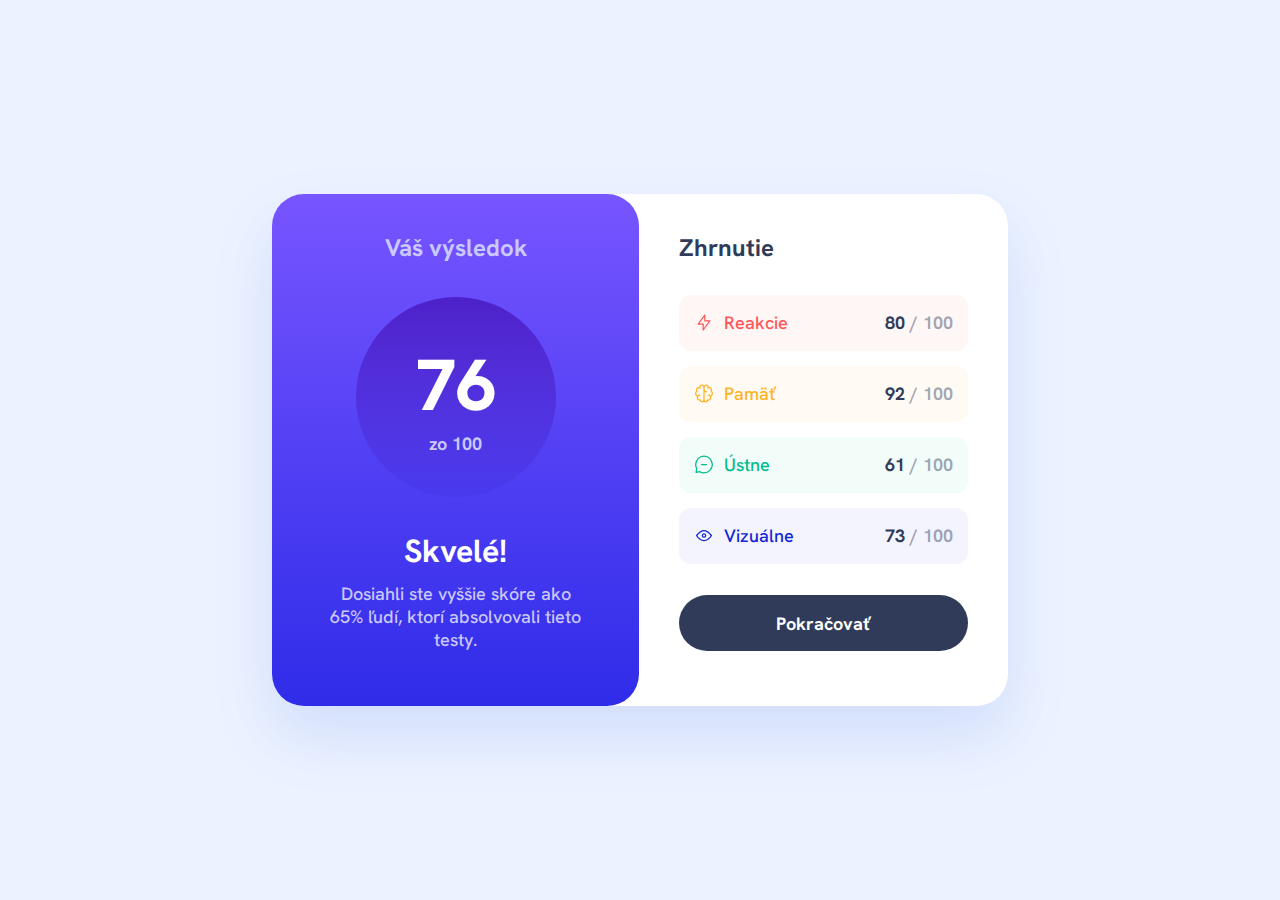
<file: index.html>
<!DOCTYPE html>
<html lang="sk">
  <head>
    <!--————————————————————— METADATA ————————————————————-->
    <meta charset="UTF-8" />
    <meta name="viewport" content="width=device-width, initial-scale=1.0" />
    <meta
      name="description"
      content="Táto webová stránka je vytvorená podľa grafickej predlohy zo stránky Frontend Mentor."
    />

    <!--————————————————————— TITLE ——————————————————————-->
    <title>Frontend Mentor | Results summary component</title>

    <!--———————————————————— FAVICON —————————————————————-->
    <link
      rel="icon"
      type="image/png"
      sizes="32x32"
      href="./images/favicon-32x32.png"
    />

    <!--————————————————————— FONT ———————————————————————-->
    <link rel="preconnect" href="https://fonts.googleapis.com" />
    <link rel="preconnect" href="https://fonts.gstatic.com" crossorigin />
    <link
      href="https://fonts.googleapis.com/css2?family=Hanken+Grotesk:wght@500;700;800&display=swap"
      rel="stylesheet"
    />

    <!--————————————————————— CSS ————————————————————————-->
    <link rel="stylesheet" href="./css-scss/general.css" />
    <link rel="stylesheet" href="./css-scss/main.css" />
  </head>
  <body>
    <div class="main">
      <!-- ================================================ -->
      <!-- =============== SECTION - RESULT =============== -->
      <!-- ================================================ -->
      <section class="section-result">
        <h1 class="heading font--heading-m">Váš výsledok</h1>
        <div class="circle-result">
          <p
            class="circle-result__score-achieved font--heading-xl color--white"
          >
            76
          </p>
          <p class="circle-result__score-max font--body--bold">zo 100</p>
        </div>
        <div class="result-description">
          <p class="result-description__heading font--heading-l color--white">
            Skvelé!
          </p>
          <p class="result-description font--body--medium">
            Dosiahli ste vyššie skóre ako 65% ľudí, ktorí absolvovali tieto
            testy.
          </p>
        </div>
      </section>

      <!-- ================================================ -->
      <!-- ============== SECTION - SUMMARY =============== -->
      <!-- ================================================ -->
      <section class="section-summary">
        <p class="section-summary__heading font--heading-m-left">Zhrnutie</p>
        <div class="section-summary__categories">
          <div class="box reaction">
            <div class="boxx">
              <img
                src="./assets/images/icon-reaction.svg"
                alt="icon reaction"
              />
              <p class="name">Reakcie</p>
            </div>
            <p class="color--navy-dark--light">
              <span class="color--navy-dark">80</span> / 100
            </p>
          </div>
          <div class="box memory">
            <div class="boxx">
              <img src="./assets/images/icon-memory.svg" alt="icon memory" />
              <p class="name">Pamäť</p>
            </div>
            <p class="color--navy-dark--light">
              <span class="color--navy-dark">92</span> / 100
            </p>
          </div>
          <div class="box verbal">
            <div class="boxx">
              <img src="./assets/images/icon-verbal.svg" alt="icon verbal" />
              <p class="name">Ústne</p>
            </div>
            <p class="color--navy-dark--light">
              <span class="color--navy-dark">61</span> / 100
            </p>
          </div>
          <div class="box visual">
            <div class="boxx">
              <img src="./assets/images/icon-visual.svg" alt="icon visual" />
              <p class="name">Vizuálne</p>
            </div>
            <p class="color--navy-dark--light">
              <span class="color--navy-dark">73</span> / 100
            </p>
          </div>
        </div>
        <a
          class="btn font--body--bold"
          href="https://tomasdunik.github.io/frontend-mentor__typemaster-pre-launch-landing-page/"
          >Pokračovať</a
        >
      </section>
    </div>
  </body>
</html>
</file>
<file: css-scss/general.css>
/***********************************************************/
/*********************** Color Primary *********************/
/***********************************************************/
/***********************************************************/
/*********************** Color Neutral *********************/
/***********************************************************/
* {
  margin: 0;
  padding: 0;
}

*,
*::before,
*::after {
  box-sizing: border-box;
}

html {
  font-size: 62.5%;
}

body {
  background-color: #ecf2ff;
  display: grid;
  font-family: "Hanken Grotesk", sans-serif;
  height: 100vh;
  place-content: center;
}

/***********************************************************/
/*************** GENERAL REUSABLE COMPONENTS ***************/
/***********************************************************/
.font--body--bold {
  font-size: 1.8rem;
  font-weight: 700;
  text-align: center;
}

.font--body--medium {
  font-size: 1.8rem;
  font-weight: 500;
  text-align: center;
}

.font--heading-m {
  font-size: 2.4rem;
  font-weight: 700;
  text-align: center;
}

.font--heading-m-left {
  font-size: 2.4rem;
  font-weight: 700;
  text-align: left;
}

.font--heading-l {
  font-size: 3.2rem;
  font-weight: 700;
  text-align: center;
}

.font--heading-xl {
  font-size: 7.2rem;
  font-weight: 800;
  text-align: center;
}

.color--white {
  color: #fff;
}

.color--navy-dark {
  color: #303b59;
  font-weight: 700;
}

.color--navy-dark--light {
  color: rgba(48, 59, 89, 0.45);
  font-weight: 700;
}

/***********************************************************/
/* max-width: 790px */
/***********************************************************/
@media (max-width: 790px) {
  body {
    display: flex;
  }
  .font--body--bold {
    font-size: 1.6rem;
  }
  .font--body--medium {
    font-size: 1.6rem;
  }
  .font--heading-m {
    font-size: 1.8rem;
  }
  .font--heading-m-left {
    font-size: 1.8rem;
  }
  .font--heading-l {
    font-size: 2.4rem;
  }
  .font--heading-xl {
    font-size: 5.6rem;
  }
}/*# sourceMappingURL=general.css.map */
</file>
<file: css-scss/main.css>
/***********************************************************/
/*********************** Color Primary *********************/
/***********************************************************/
/***********************************************************/
/*********************** Color Neutral *********************/
/***********************************************************/
.main {
  background-color: #fff;
  border-radius: 32px;
  box-shadow: 0 30px 60px rgba(61, 108, 236, 0.15);
  display: flex;
  height: 51.2rem;
  width: 73.6rem;
}

.section-result {
  align-items: center;
  background-image: linear-gradient(to bottom, #7755ff, #2f2ce9);
  border-radius: 32px;
  color: #cac9ff;
  display: flex;
  flex-direction: column;
  height: 51.2rem;
  justify-content: space-between;
  padding: 3.8rem 5.4rem 5.5rem;
  width: 36.8rem;
}

.circle-result {
  align-items: center;
  background-image: linear-gradient(to bottom, #4d21c9, rgba(36, 33, 202, 0.1));
  border-radius: 50%;
  display: flex;
  flex-direction: column;
  height: 20rem;
  justify-content: center;
  width: 20rem;
}

.result-description__heading {
  margin-bottom: 1rem;
}

.section-summary {
  background-color: transparent;
  color: #303b59;
  display: flex;
  flex-direction: column;
  justify-content: space-between;
  padding: 3.8rem 4rem 5.5rem;
}

.section-summary__categories {
  display: flex;
  flex-direction: column;
  gap: 1.5rem;
  justify-content: space-between;
}

.box {
  background-color: red;
  border-radius: 12px;
  display: flex;
  font-size: 1.8rem;
  font-weight: 500;
  justify-content: space-between;
  padding: 1.65rem 1.5rem;
}

.boxx {
  display: flex;
}

.name {
  margin-left: 1rem;
}

.reaction {
  background-color: rgba(255, 85, 85, 0.05);
  color: #ff5555;
}

.memory {
  background-color: rgba(255, 176, 30, 0.05);
  color: #ffb21e;
}

.verbal {
  background-color: rgba(0, 187, 143, 0.05);
  color: #00bb8f;
}

.visual {
  background-color: rgba(17, 37, 214, 0.05);
  color: #1125d6;
}

.btn {
  background-color: #303b59;
  border-radius: 12.8rem;
  border: none;
  color: #fff;
  cursor: pointer;
  font-family: inherit;
  padding: 1.65rem 9.65rem;
  transition: all 0.5s;
}

.btn:hover {
  background-image: linear-gradient(to bottom, #6943ff, #2f2ce9);
}

a {
  text-decoration: none;
}

/***********************************************************/
/* max-width: 790px */
/***********************************************************/
@media (max-width: 790px) {
  .main {
    border-radius: 0;
    flex-direction: column;
    height: 80.9rem;
    width: 37.5rem;
  }
  .section-result {
    background-image: linear-gradient(to bottom, #7755ff, #2f2ce9);
    border-radius: 0 0 32px 32px;
    box-shadow: 0 30px 60px rgba(61, 108, 236, 0.15);
    height: 35.6rem;
    padding: 2.4rem 5.8rem 4rem;
    width: 37.5rem;
  }
  .circle-result {
    height: 14rem;
    width: 14rem;
  }
  .result-description__heading {
    margin-bottom: 1rem;
  }
  .section-summary {
    padding: 2.4rem 2.9rem 3rem;
  }
  .section-summary__heading {
    margin-bottom: 2.4rem;
  }
  .section-summary__categories {
    gap: 1.6rem;
  }
  .box {
    font-size: 1.6rem;
  }
  .boxx {
    display: flex;
  }
  .btn {
    margin-top: 2.4rem;
  }
}
/***********************************************************/
/* max-width: 428px */
/***********************************************************/
@media (max-width: 428px) {
  .main {
    height: 80.9rem;
    width: 100vw;
  }
  .section-result {
    height: 35.6rem;
    width: 100vw;
  }
  .section-summary {
    padding: 2.4rem 2.9rem 3rem;
  }
  .btn {
    cursor: pointer;
    font-family: inherit;
    padding: 1.65rem 0;
    transition: all 0.5s;
  }
}/*# sourceMappingURL=main.css.map */
</file>
